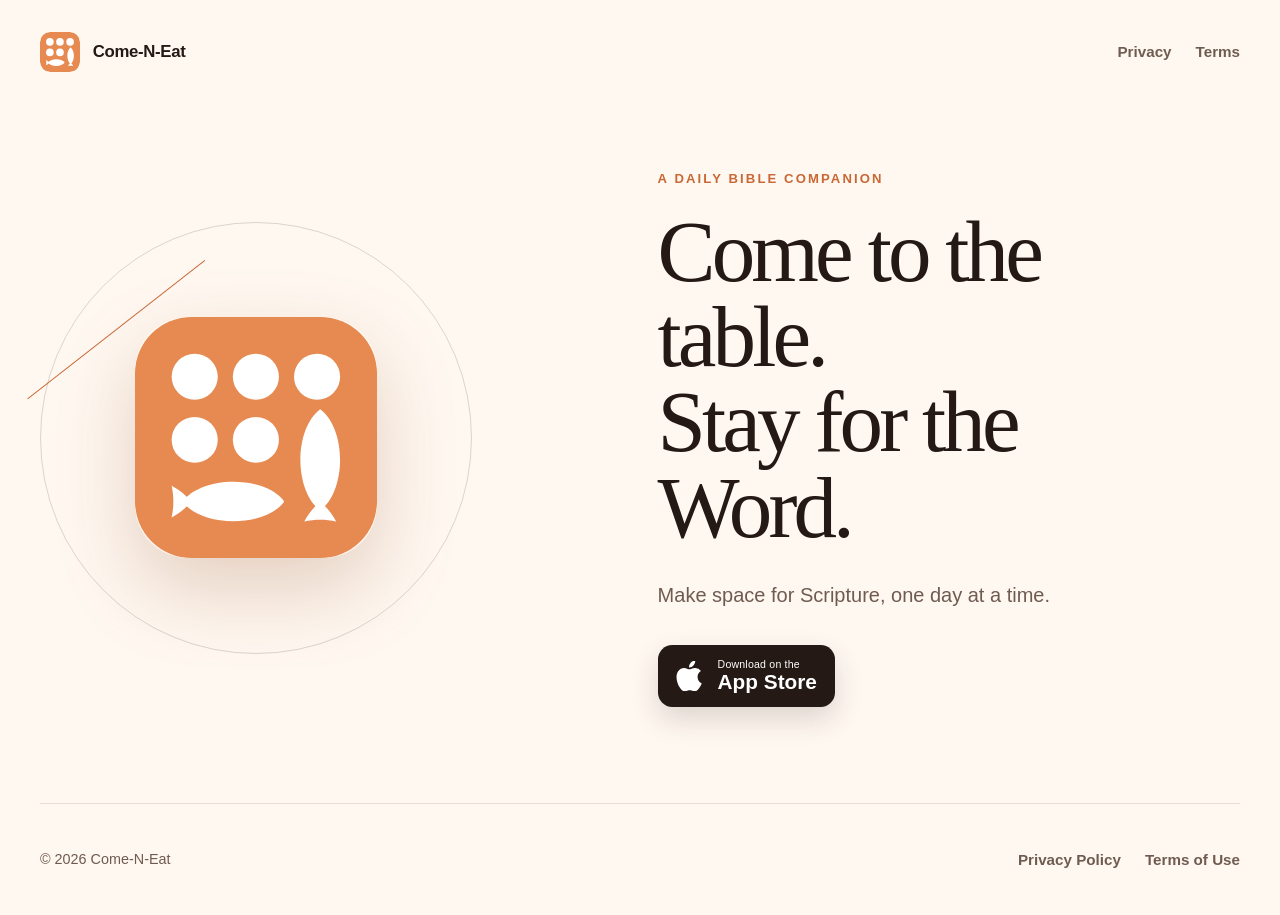
<file: index.html>
<!doctype html>
<html lang="en">
  <head>
    <meta charset="utf-8" />
    <meta name="viewport" content="width=device-width, initial-scale=1" />
    <meta name="theme-color" content="#e68a51" />
    <meta
      name="description"
      content="Come-N-Eat helps you make space for Scripture, one day at a time."
    />
    <link rel="icon" href="/assets/logo.svg" type="image/svg+xml" />
    <link rel="stylesheet" href="/assets/styles.css" />
    <title>Come-N-Eat</title>
  </head>
  <body class="home-page">
    <a class="skip-link" href="#main">Skip to content</a>

    <header class="site-header" aria-label="Primary navigation">
      <a class="wordmark" href="/" aria-label="Come-N-Eat home">
        <img src="/assets/logo.svg" alt="" width="40" height="40" />
        <span>Come-N-Eat</span>
      </a>
      <nav aria-label="Legal">
        <a href="/privacy/">Privacy</a>
        <a href="/terms/">Terms</a>
      </nav>
    </header>

    <main id="main" class="hero">
      <div class="hero-mark" aria-hidden="true">
        <img src="/assets/logo.svg" alt="" width="240" height="240" />
      </div>
      <div class="hero-copy">
        <p class="eyebrow">A DAILY BIBLE COMPANION</p>
        <h1>Come to the table.<br />Stay for the Word.</h1>
        <p class="lede">
          Make space for Scripture, one day at a time.
        </p>
        <a
          class="app-store-button"
          href="https://apps.apple.com/app/id6814865761"
          aria-label="Download Come-N-Eat on the App Store"
        >
          <svg viewBox="0 0 24 24" aria-hidden="true">
            <path d="M17.05 12.54c-.03-3.09 2.53-4.59 2.65-4.66a5.7 5.7 0 0 0-4.49-2.43c-1.89-.2-3.72 1.13-4.68 1.13-.98 0-2.46-1.11-4.06-1.08a5.96 5.96 0 0 0-5.02 3.06c-2.18 3.77-.55 9.31 1.53 12.36 1.04 1.49 2.25 3.15 3.85 3.09 1.56-.07 2.14-.99 4.02-.99 1.86 0 2.4.99 4.03.95 1.68-.03 2.73-1.5 3.73-3 1.2-1.71 1.68-3.4 1.7-3.49-.04-.01-3.23-1.23-3.26-4.94ZM13.97 3.45A5.51 5.51 0 0 0 15.23-.5a5.62 5.62 0 0 0-3.63 1.88 5.26 5.26 0 0 0-1.3 3.8 4.66 4.66 0 0 0 3.67-1.73Z" />
          </svg>
          <span><small>Download on the</small>App Store</span>
        </a>
      </div>
    </main>

    <footer class="site-footer">
      <p>© 2026 Come-N-Eat</p>
      <div>
        <a href="/privacy/">Privacy Policy</a>
        <a href="/terms/">Terms of Use</a>
      </div>
    </footer>
  </body>
</html>
</file>
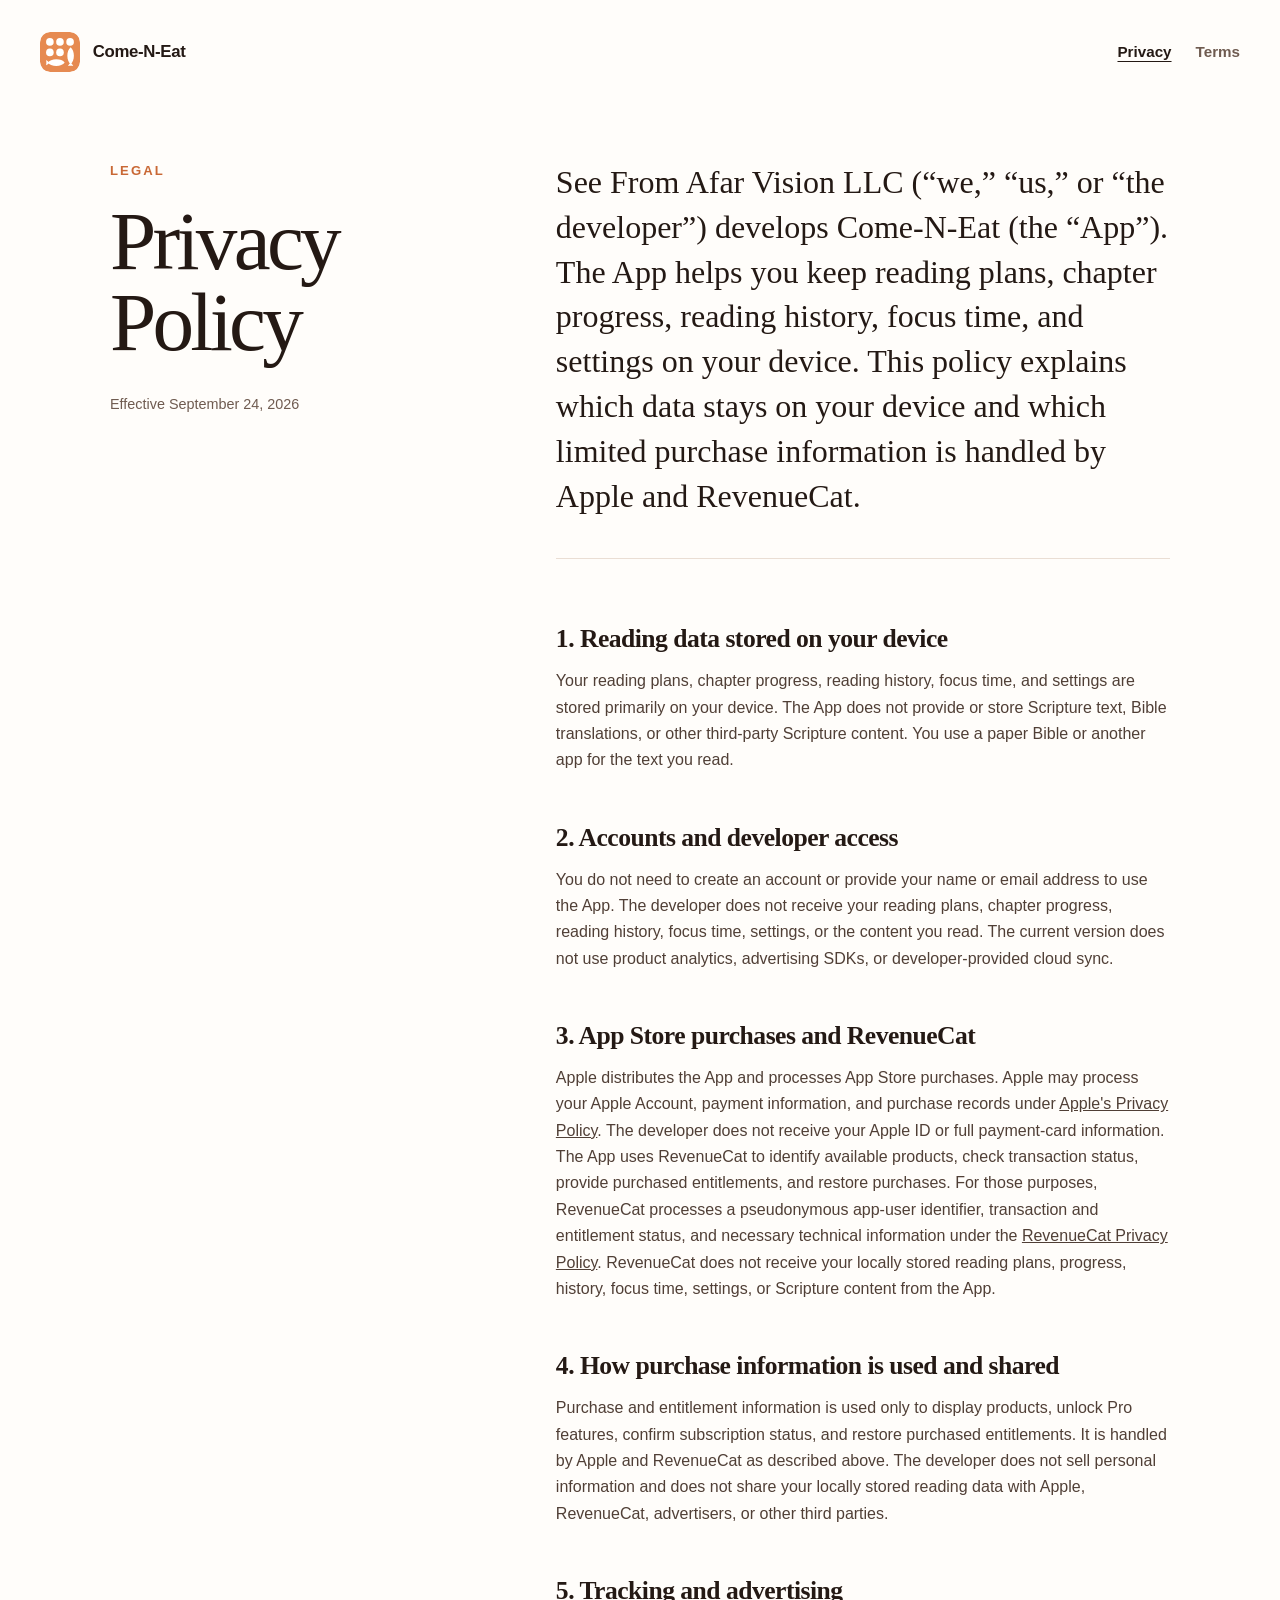
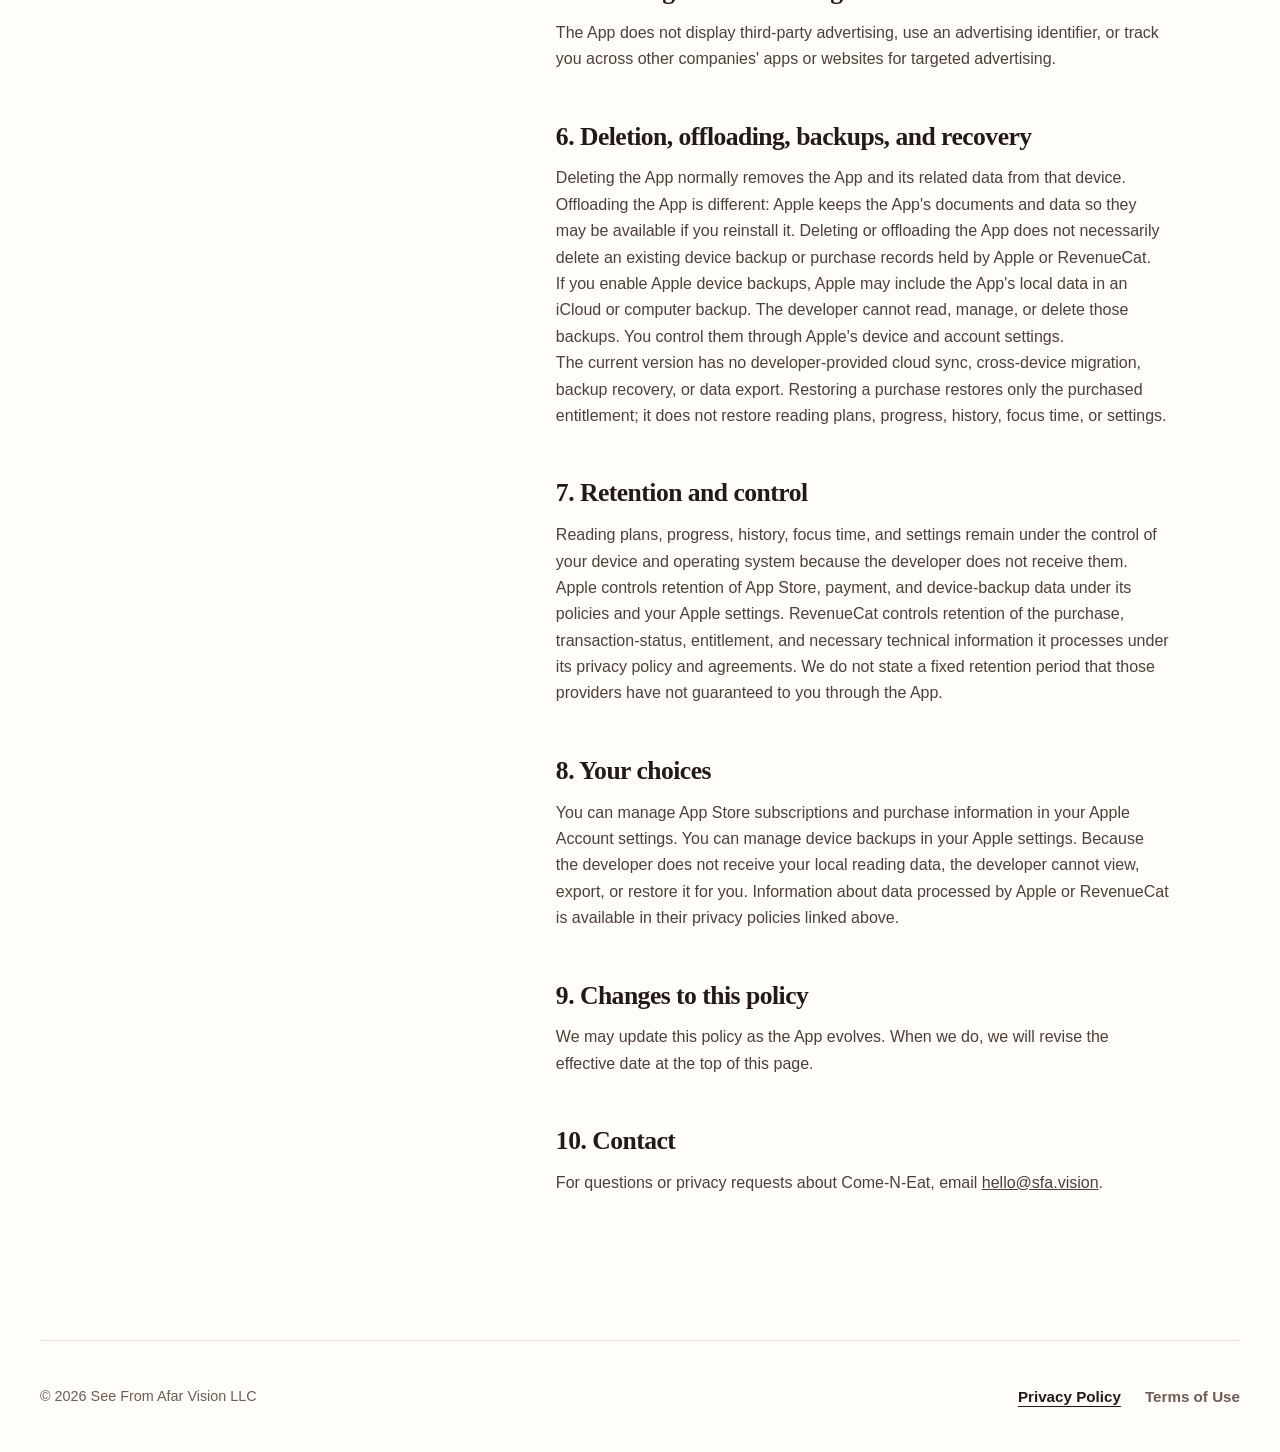
<file: privacy/index.html>
<!doctype html>
<html lang="en">
  <head>
    <meta charset="utf-8" />
    <meta name="viewport" content="width=device-width, initial-scale=1" />
    <meta name="theme-color" content="#e68a51" />
    <meta
      name="description"
      content="Privacy Policy for the Come-N-Eat iOS app."
    />
    <link rel="icon" href="/assets/logo.svg" type="image/svg+xml" />
    <link rel="stylesheet" href="/assets/styles.css" />
    <title>Privacy Policy — Come-N-Eat</title>
  </head>
  <body class="legal-page">
    <a class="skip-link" href="#main">Skip to content</a>

    <header class="site-header" aria-label="Primary navigation">
      <a class="wordmark" href="/" aria-label="Come-N-Eat home">
        <img src="/assets/logo.svg" alt="" width="40" height="40" />
        <span>Come-N-Eat</span>
      </a>
      <nav aria-label="Legal">
        <a aria-current="page" href="/privacy/">Privacy</a>
        <a href="/terms/">Terms</a>
      </nav>
    </header>

    <main id="main" class="legal-layout">
      <aside class="legal-intro">
        <p class="eyebrow">LEGAL</p>
        <h1>Privacy<br />Policy</h1>
        <p class="effective-date">Effective September 24, 2026</p>
      </aside>

      <article class="legal-content">
        <p class="summary">
          See From Afar Vision LLC (“we,” “us,” or “the developer”) develops
          Come-N-Eat (the “App”). The App helps you keep reading plans,
          chapter progress, reading history, focus time, and settings on your
          device. This policy explains which data stays on your device and which
          limited purchase information is handled by Apple and RevenueCat.
        </p>

        <section>
          <h2>1. Reading data stored on your device</h2>
          <p>
            Your reading plans, chapter progress, reading history, focus time,
            and settings are stored primarily on your device. The App does not
            provide or store Scripture text, Bible translations, or other
            third-party Scripture content. You use a paper Bible or another app
            for the text you read.
          </p>
        </section>

        <section>
          <h2>2. Accounts and developer access</h2>
          <p>
            You do not need to create an account or provide your name or email
            address to use the App. The developer does not receive your reading
            plans, chapter progress, reading history, focus time, settings, or
            the content you read. The current version does not use product
            analytics, advertising SDKs, or developer-provided cloud sync.
          </p>
        </section>

        <section>
          <h2>3. App Store purchases and RevenueCat</h2>
          <p>
            Apple distributes the App and processes App Store purchases. Apple
            may process your Apple Account, payment information, and purchase
            records under
            <a href="https://www.apple.com/legal/privacy/">Apple's Privacy Policy</a>.
            The developer does not receive your Apple ID or full payment-card
            information.
          </p>
          <p>
            The App uses RevenueCat to identify available products, check
            transaction status, provide purchased entitlements, and restore
            purchases. For those purposes, RevenueCat processes a pseudonymous
            app-user identifier, transaction and entitlement status, and
            necessary technical information under the
            <a href="https://www.revenuecat.com/privacy">RevenueCat Privacy Policy</a>.
            RevenueCat does not receive your locally stored reading plans,
            progress, history, focus time, settings, or Scripture content from
            the App.
          </p>
        </section>

        <section>
          <h2>4. How purchase information is used and shared</h2>
          <p>
            Purchase and entitlement information is used only to display
            products, unlock Pro features, confirm subscription status, and
            restore purchased entitlements. It is handled by Apple and
            RevenueCat as described above. The developer does not sell personal
            information and does not share your locally stored reading data with
            Apple, RevenueCat, advertisers, or other third parties.
          </p>
        </section>

        <section>
          <h2>5. Tracking and advertising</h2>
          <p>
            The App does not display third-party advertising, use an advertising
            identifier, or track you across other companies' apps or websites
            for targeted advertising.
          </p>
        </section>

        <section>
          <h2>6. Deletion, offloading, backups, and recovery</h2>
          <p>
            Deleting the App normally removes the App and its related data from
            that device. Offloading the App is different: Apple keeps the App's
            documents and data so they may be available if you reinstall it.
            Deleting or offloading the App does not necessarily delete an
            existing device backup or purchase records held by Apple or
            RevenueCat.
          </p>
          <p>
            If you enable Apple device backups, Apple may include the App's local
            data in an iCloud or computer backup. The developer cannot read,
            manage, or delete those backups. You control them through Apple's
            device and account settings.
          </p>
          <p>
            The current version has no developer-provided cloud sync,
            cross-device migration, backup recovery, or data export. Restoring a
            purchase restores only the purchased entitlement; it does not
            restore reading plans, progress, history, focus time, or settings.
          </p>
        </section>

        <section>
          <h2>7. Retention and control</h2>
          <p>
            Reading plans, progress, history, focus time, and settings remain
            under the control of your device and operating system because the
            developer does not receive them. Apple controls retention of App
            Store, payment, and device-backup data under its policies and your
            Apple settings. RevenueCat controls retention of the purchase,
            transaction-status, entitlement, and necessary technical information
            it processes under its privacy policy and agreements. We do not state
            a fixed retention period that those providers have not guaranteed to
            you through the App.
          </p>
        </section>

        <section>
          <h2>8. Your choices</h2>
          <p>
            You can manage App Store subscriptions and purchase information in
            your Apple Account settings. You can manage device backups in your
            Apple settings. Because the developer does not receive your local
            reading data, the developer cannot view, export, or restore it for
            you. Information about data processed by Apple or RevenueCat is
            available in their privacy policies linked above.
          </p>
        </section>

        <section>
          <h2>9. Changes to this policy</h2>
          <p>
            We may update this policy as the App evolves. When we do, we will
            revise the effective date at the top of this page.
          </p>
        </section>

        <section>
          <h2>10. Contact</h2>
          <p>
            For questions or privacy requests about Come-N-Eat, email
            <a href="mailto:hello@sfa.vision">hello@sfa.vision</a>.
          </p>
        </section>
      </article>
    </main>

    <footer class="site-footer">
      <p>© 2026 See From Afar Vision LLC</p>
      <div>
        <a aria-current="page" href="/privacy/">Privacy Policy</a>
        <a href="/terms/">Terms of Use</a>
      </div>
    </footer>
  </body>
</html>
</file>
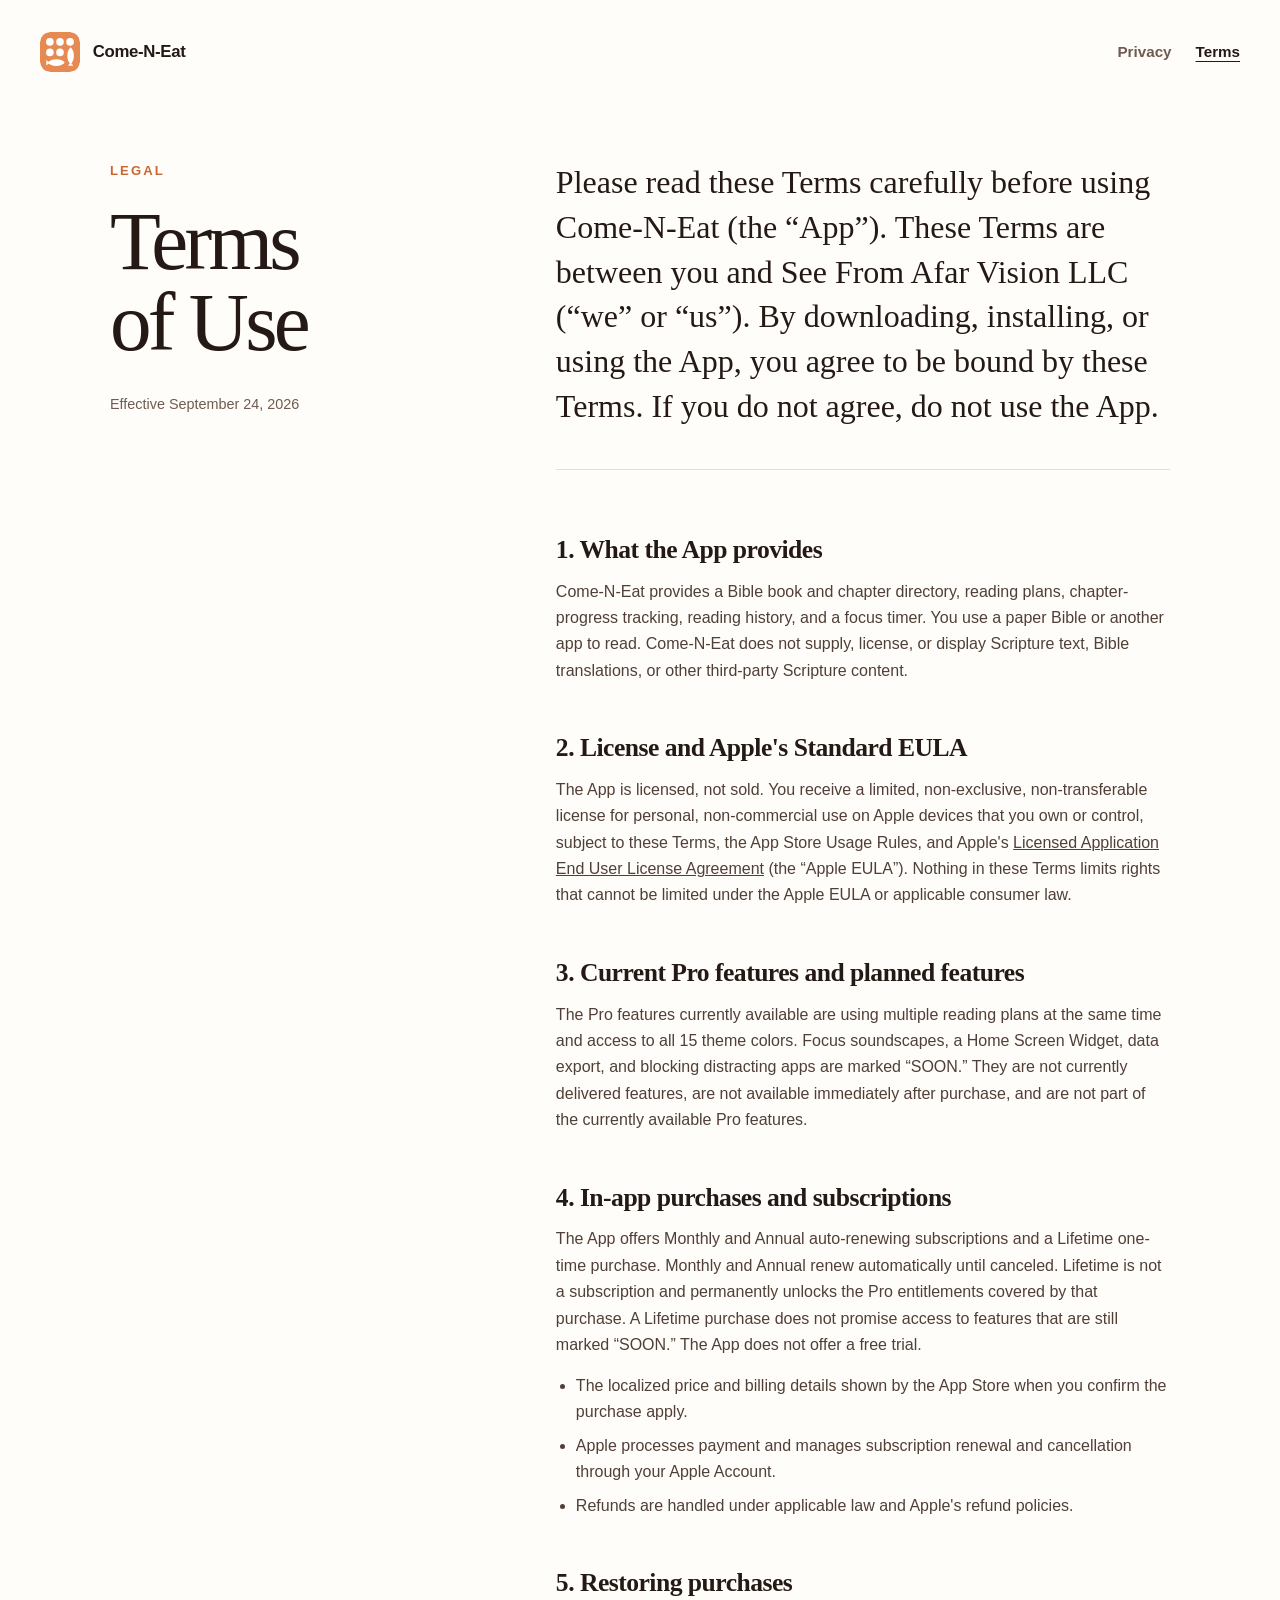
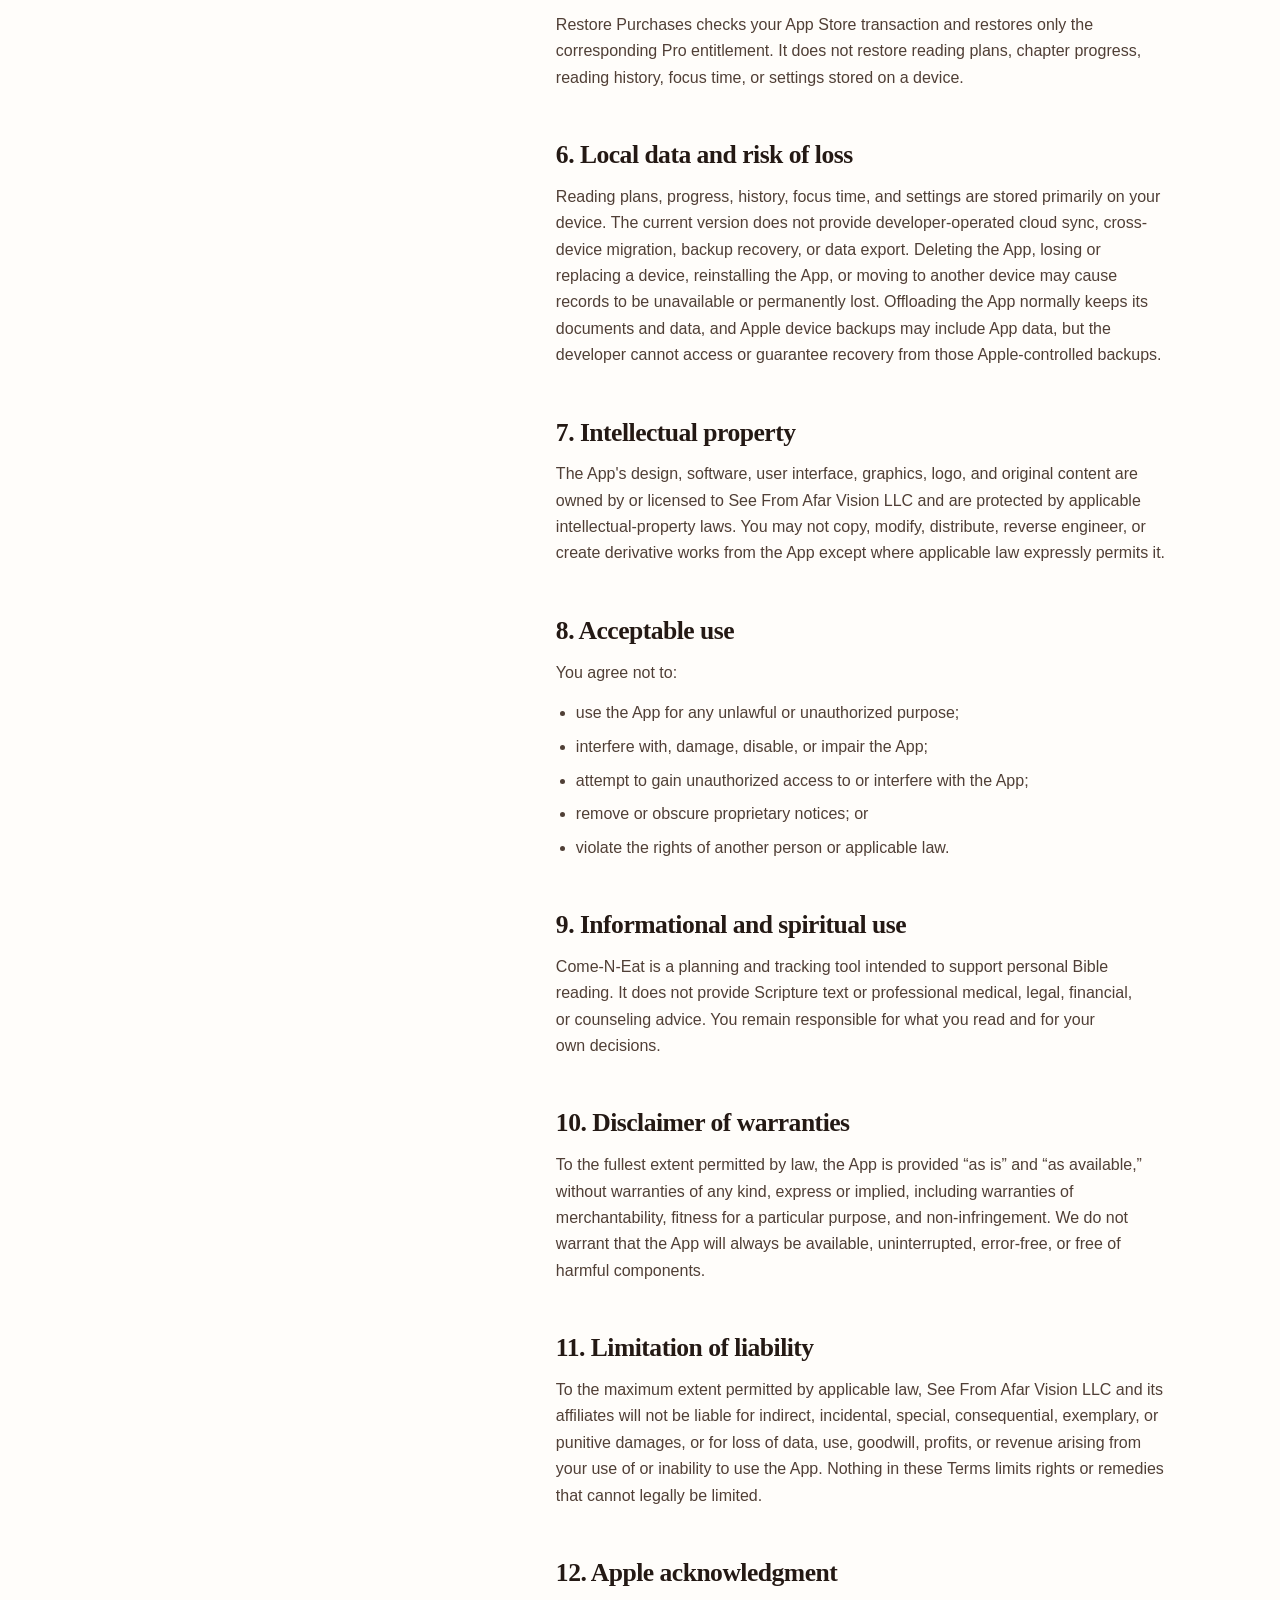
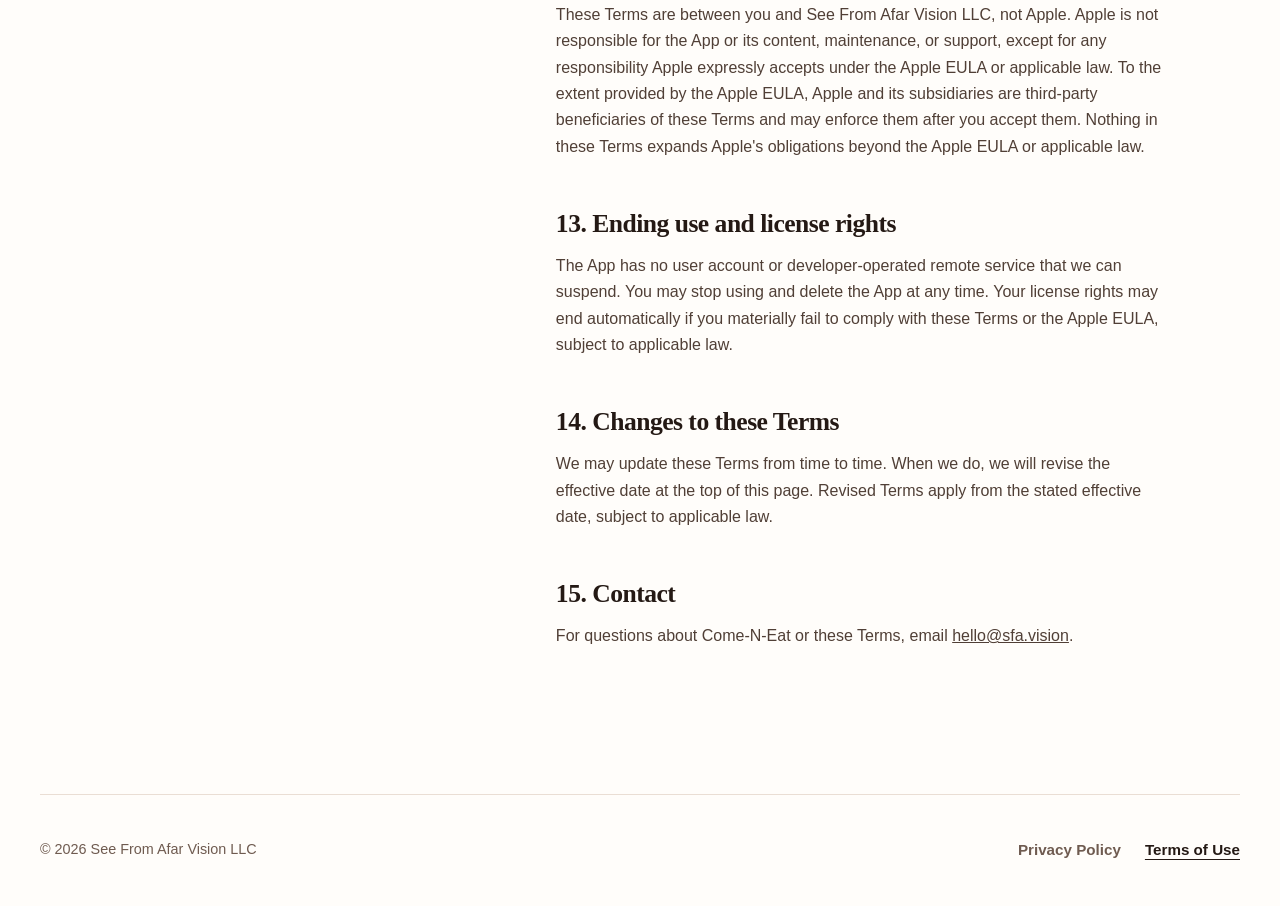
<file: terms/index.html>
<!doctype html>
<html lang="en">
  <head>
    <meta charset="utf-8" />
    <meta name="viewport" content="width=device-width, initial-scale=1" />
    <meta name="theme-color" content="#e68a51" />
    <meta
      name="description"
      content="Terms of Use for the Come-N-Eat iOS app."
    />
    <link rel="icon" href="/assets/logo.svg" type="image/svg+xml" />
    <link rel="stylesheet" href="/assets/styles.css" />
    <title>Terms of Use — Come-N-Eat</title>
  </head>
  <body class="legal-page">
    <a class="skip-link" href="#main">Skip to content</a>

    <header class="site-header" aria-label="Primary navigation">
      <a class="wordmark" href="/" aria-label="Come-N-Eat home">
        <img src="/assets/logo.svg" alt="" width="40" height="40" />
        <span>Come-N-Eat</span>
      </a>
      <nav aria-label="Legal">
        <a href="/privacy/">Privacy</a>
        <a aria-current="page" href="/terms/">Terms</a>
      </nav>
    </header>

    <main id="main" class="legal-layout">
      <aside class="legal-intro">
        <p class="eyebrow">LEGAL</p>
        <h1>Terms<br />of Use</h1>
        <p class="effective-date">Effective September 24, 2026</p>
      </aside>

      <article class="legal-content">
        <p class="summary">
          Please read these Terms carefully before using Come-N-Eat (the
          “App”). These Terms are between you and See From Afar Vision LLC
          (“we” or “us”). By downloading, installing, or using the App, you agree
          to be bound by these Terms. If you do not agree, do not use the App.
        </p>

        <section>
          <h2>1. What the App provides</h2>
          <p>
            Come-N-Eat provides a Bible book and chapter directory, reading
            plans, chapter-progress tracking, reading history, and a focus timer.
            You use a paper Bible or another app to read. Come-N-Eat does not
            supply, license, or display Scripture text, Bible translations, or
            other third-party Scripture content.
          </p>
        </section>

        <section>
          <h2>2. License and Apple's Standard EULA</h2>
          <p>
            The App is licensed, not sold. You receive a limited,
            non-exclusive, non-transferable license for personal,
            non-commercial use on Apple devices that you own or control, subject
            to these Terms, the App Store Usage Rules, and Apple's
            <a href="https://www.apple.com/legal/internet-services/itunes/dev/stdeula/">Licensed Application End User License Agreement</a>
            (the “Apple EULA”). Nothing in these Terms limits rights that cannot
            be limited under the Apple EULA or applicable consumer law.
          </p>
        </section>

        <section>
          <h2>3. Current Pro features and planned features</h2>
          <p>
            The Pro features currently available are using multiple reading plans
            at the same time and access to all 15 theme colors. Focus soundscapes,
            a Home Screen Widget, data export, and blocking distracting apps are
            marked “SOON.” They are not currently delivered features, are not
            available immediately after purchase, and are not part of the
            currently available Pro features.
          </p>
        </section>

        <section>
          <h2>4. In-app purchases and subscriptions</h2>
          <p>
            The App offers Monthly and Annual auto-renewing subscriptions and a
            Lifetime one-time purchase. Monthly and Annual renew automatically
            until canceled. Lifetime is not a subscription and permanently
            unlocks the Pro entitlements covered by that purchase. A Lifetime
            purchase does not promise access to features that are still marked
            “SOON.” The App does not offer a free trial.
          </p>
          <ul>
            <li>The localized price and billing details shown by the App Store when you confirm the purchase apply.</li>
            <li>Apple processes payment and manages subscription renewal and cancellation through your Apple Account.</li>
            <li>Refunds are handled under applicable law and Apple's refund policies.</li>
          </ul>
        </section>

        <section>
          <h2>5. Restoring purchases</h2>
          <p>
            Restore Purchases checks your App Store transaction and restores only
            the corresponding Pro entitlement. It does not restore reading plans,
            chapter progress, reading history, focus time, or settings stored on
            a device.
          </p>
        </section>

        <section>
          <h2>6. Local data and risk of loss</h2>
          <p>
            Reading plans, progress, history, focus time, and settings are stored
            primarily on your device. The current version does not provide
            developer-operated cloud sync, cross-device migration, backup
            recovery, or data export. Deleting the App, losing or replacing a
            device, reinstalling the App, or moving to another device may cause
            records to be unavailable or permanently lost. Offloading the App
            normally keeps its documents and data, and Apple device backups may
            include App data, but the developer cannot access or guarantee
            recovery from those Apple-controlled backups.
          </p>
        </section>

        <section>
          <h2>7. Intellectual property</h2>
          <p>
            The App's design, software, user interface, graphics, logo, and
            original content are owned by or licensed to See From Afar Vision LLC
            and are protected by applicable intellectual-property laws. You may
            not copy, modify, distribute, reverse engineer, or create derivative
            works from the App except where applicable law expressly permits it.
          </p>
        </section>

        <section>
          <h2>8. Acceptable use</h2>
          <p>You agree not to:</p>
          <ul>
            <li>use the App for any unlawful or unauthorized purpose;</li>
            <li>interfere with, damage, disable, or impair the App;</li>
            <li>attempt to gain unauthorized access to or interfere with the App;</li>
            <li>remove or obscure proprietary notices; or</li>
            <li>violate the rights of another person or applicable law.</li>
          </ul>
        </section>

        <section>
          <h2>9. Informational and spiritual use</h2>
          <p>
            Come-N-Eat is a planning and tracking tool intended to support
            personal Bible reading. It does not provide Scripture text or
            professional medical, legal, financial, or counseling advice. You
            remain responsible for what you read and for your own decisions.
          </p>
        </section>

        <section>
          <h2>10. Disclaimer of warranties</h2>
          <p>
            To the fullest extent permitted by law, the App is provided “as is”
            and “as available,” without warranties of any kind, express or
            implied, including warranties of merchantability, fitness for a
            particular purpose, and non-infringement. We do not warrant that the
            App will always be available, uninterrupted, error-free, or free of
            harmful components.
          </p>
        </section>

        <section>
          <h2>11. Limitation of liability</h2>
          <p>
            To the maximum extent permitted by applicable law, See From Afar
            Vision LLC and its affiliates will not be liable for indirect,
            incidental, special, consequential, exemplary, or punitive damages,
            or for loss of data, use, goodwill, profits, or revenue arising from
            your use of or inability to use the App. Nothing in these Terms
            limits rights or remedies that cannot legally be limited.
          </p>
        </section>

        <section>
          <h2>12. Apple acknowledgment</h2>
          <p>
            These Terms are between you and See From Afar Vision LLC, not Apple.
            Apple is not responsible for the App or its content, maintenance, or
            support, except for any responsibility Apple expressly accepts under
            the Apple EULA or applicable law. To the extent provided by the Apple
            EULA, Apple and its subsidiaries are third-party beneficiaries of
            these Terms and may enforce them after you accept them. Nothing in
            these Terms expands Apple's obligations beyond the Apple EULA or
            applicable law.
          </p>
        </section>

        <section>
          <h2>13. Ending use and license rights</h2>
          <p>
            The App has no user account or developer-operated remote service that
            we can suspend. You may stop using and delete the App at any time.
            Your license rights may end automatically if you materially fail to
            comply with these Terms or the Apple EULA, subject to applicable law.
          </p>
        </section>

        <section>
          <h2>14. Changes to these Terms</h2>
          <p>
            We may update these Terms from time to time. When we do, we will
            revise the effective date at the top of this page. Revised Terms
            apply from the stated effective date, subject to applicable law.
          </p>
        </section>

        <section>
          <h2>15. Contact</h2>
          <p>
            For questions about Come-N-Eat or these Terms, email
            <a href="mailto:hello@sfa.vision">hello@sfa.vision</a>.
          </p>
        </section>
      </article>
    </main>

    <footer class="site-footer">
      <p>© 2026 See From Afar Vision LLC</p>
      <div>
        <a href="/privacy/">Privacy Policy</a>
        <a aria-current="page" href="/terms/">Terms of Use</a>
      </div>
    </footer>
  </body>
</html>
</file>
<file: assets/styles.css>
:root {
  color-scheme: light;
  --orange: #e68a51;
  --orange-deep: #c96835;
  --ink: #241914;
  --muted: #6f5b50;
  --cream: #fff8f1;
  --paper: #fffdfa;
  --line: #eaded4;
  --white: #ffffff;
  --max-width: 1200px;
}

* {
  box-sizing: border-box;
}

html {
  background: var(--cream);
  scroll-behavior: smooth;
}

body {
  min-height: 100vh;
  margin: 0;
  color: var(--ink);
  background: var(--cream);
  font-family: Inter, ui-sans-serif, -apple-system, BlinkMacSystemFont, "Segoe UI",
    sans-serif;
  font-size: 1rem;
  line-height: 1.65;
  -webkit-font-smoothing: antialiased;
}

a {
  color: inherit;
}

.skip-link {
  position: fixed;
  top: 0.75rem;
  left: 0.75rem;
  z-index: 10;
  padding: 0.65rem 0.9rem;
  color: var(--white);
  background: var(--ink);
  border-radius: 0.5rem;
  transform: translateY(-180%);
}

.skip-link:focus {
  transform: translateY(0);
}

.site-header,
.site-footer {
  width: min(calc(100% - 3rem), var(--max-width));
  margin-inline: auto;
}

.site-header {
  display: flex;
  align-items: center;
  justify-content: space-between;
  min-height: 6.5rem;
  gap: 1.5rem;
}

.wordmark {
  display: inline-flex;
  align-items: center;
  gap: 0.8rem;
  font-size: 1.05rem;
  font-weight: 750;
  letter-spacing: -0.02em;
  text-decoration: none;
}

.wordmark img {
  display: block;
  border-radius: 0.65rem;
}

.site-header nav,
.site-footer div {
  display: flex;
  gap: 1.5rem;
}

.site-header nav a,
.site-footer a {
  color: var(--muted);
  font-size: 0.95rem;
  font-weight: 600;
  text-decoration-thickness: 0.08em;
  text-underline-offset: 0.28em;
}

.site-header nav a:not(:hover):not(:focus-visible):not([aria-current="page"]),
.site-footer a:not(:hover):not(:focus-visible):not([aria-current="page"]) {
  text-decoration-color: transparent;
}

.site-header nav a[aria-current="page"],
.site-footer a[aria-current="page"] {
  color: var(--ink);
}

.hero {
  display: grid;
  grid-template-columns: minmax(18rem, 0.88fr) minmax(22rem, 1.12fr);
  align-items: center;
  min-height: calc(100vh - 13.5rem);
  width: min(calc(100% - 3rem), var(--max-width));
  margin-inline: auto;
  padding: 4rem 0 6rem;
}

.hero-mark {
  position: relative;
  display: grid;
  place-items: center;
  justify-self: start;
  width: min(35vw, 27rem);
  aspect-ratio: 1;
}

.hero-mark::before {
  content: "";
  position: absolute;
  inset: 0;
  border: 1px solid rgba(36, 25, 20, 0.16);
  border-radius: 50%;
}

.hero-mark::after {
  content: "";
  position: absolute;
  width: 52%;
  height: 1px;
  top: 9%;
  left: -14%;
  background: var(--orange-deep);
  transform: rotate(-38deg);
  transform-origin: right center;
}

.hero-mark img {
  position: relative;
  z-index: 1;
  display: block;
  width: 56%;
  height: auto;
  border-radius: 22%;
  box-shadow: 0 2rem 5rem rgba(141, 75, 37, 0.24);
}

.hero-copy {
  padding-left: clamp(1rem, 7vw, 7rem);
}

.eyebrow {
  margin: 0 0 1.2rem;
  color: var(--orange-deep);
  font-size: 0.82rem;
  font-weight: 800;
  letter-spacing: 0.16em;
}

h1,
h2,
p {
  text-wrap: pretty;
}

.hero h1,
.legal-intro h1 {
  margin: 0;
  font-family: Georgia, "Times New Roman", serif;
  font-weight: 500;
  letter-spacing: -0.045em;
  line-height: 0.98;
}

.hero h1 {
  max-width: 11ch;
  font-size: clamp(3.4rem, 6.8vw, 6.7rem);
}

.lede {
  max-width: 31rem;
  margin: 1.8rem 0 2.1rem;
  color: var(--muted);
  font-size: clamp(1.05rem, 1.6vw, 1.25rem);
}

.app-store-button {
  display: inline-flex;
  align-items: center;
  gap: 0.7rem;
  min-height: 3.85rem;
  padding: 0.65rem 1.15rem;
  color: var(--white);
  background: var(--ink);
  border-radius: 0.9rem;
  text-decoration: none;
  box-shadow: 0 0.75rem 1.8rem rgba(36, 25, 20, 0.16);
  transition: transform 160ms ease, box-shadow 160ms ease;
}

.app-store-button:hover {
  transform: translateY(-2px);
  box-shadow: 0 1rem 2.2rem rgba(36, 25, 20, 0.2);
}

.app-store-button svg {
  width: 1.9rem;
  height: 1.9rem;
  fill: currentColor;
}

.app-store-button span {
  display: grid;
  font-size: 1.3rem;
  font-weight: 600;
  line-height: 1.1;
}

.app-store-button small {
  font-size: 0.66rem;
  font-weight: 500;
  letter-spacing: 0.02em;
}

.site-footer {
  display: flex;
  align-items: center;
  justify-content: space-between;
  min-height: 7rem;
  padding: 1.5rem 0;
  border-top: 1px solid var(--line);
}

.site-footer p {
  margin: 0;
  color: var(--muted);
  font-size: 0.9rem;
}

.legal-page {
  background: var(--paper);
}

.legal-layout {
  display: grid;
  grid-template-columns: minmax(15rem, 0.7fr) minmax(24rem, 1.3fr);
  gap: clamp(3rem, 9vw, 9rem);
  width: min(calc(100% - 3rem), 1060px);
  margin: 3.5rem auto 9rem;
}

.legal-intro {
  align-self: start;
  position: sticky;
  top: 3rem;
}

.legal-intro h1 {
  font-size: clamp(3.8rem, 6.5vw, 6rem);
}

.effective-date {
  margin: 1.8rem 0 0;
  color: var(--muted);
  font-size: 0.9rem;
}

.legal-content {
  max-width: 44rem;
}

.legal-content .summary {
  margin: 0 0 4rem;
  padding-bottom: 2.5rem;
  border-bottom: 1px solid var(--line);
  color: var(--ink);
  font-family: Georgia, "Times New Roman", serif;
  font-size: clamp(1.45rem, 2.8vw, 2rem);
  line-height: 1.4;
}

.legal-content section + section {
  margin-top: 3rem;
}

.legal-content h2 {
  margin: 0 0 0.8rem;
  font-family: Georgia, "Times New Roman", serif;
  font-size: clamp(1.45rem, 2vw, 1.8rem);
  font-weight: 600;
  letter-spacing: -0.02em;
  line-height: 1.25;
}

.legal-content p,
.legal-content li {
  color: #503f36;
}

.legal-content p {
  margin: 0;
}

.legal-content ul {
  margin: 0.9rem 0 0;
  padding-left: 1.25rem;
}

.legal-content li + li {
  margin-top: 0.45rem;
}

:focus-visible {
  outline: 3px solid var(--orange-deep);
  outline-offset: 4px;
}

@media (max-width: 780px) {
  .site-header,
  .site-footer,
  .hero,
  .legal-layout {
    width: min(calc(100% - 2rem), var(--max-width));
  }

  .site-header {
    min-height: 5.5rem;
  }

  .hero {
    grid-template-columns: 1fr;
    min-height: auto;
    padding: 2rem 0 5rem;
  }

  .hero-mark {
    width: min(78vw, 22rem);
    margin: 0 auto 4rem;
  }

  .hero-copy {
    padding-left: 0;
  }

  .hero h1 {
    font-size: clamp(3.35rem, 15vw, 5.2rem);
  }

  .legal-layout {
    grid-template-columns: 1fr;
    gap: 4rem;
    margin-top: 3rem;
    margin-bottom: 6rem;
  }

  .legal-intro {
    position: static;
  }

  .legal-intro h1 {
    font-size: clamp(3.6rem, 16vw, 5rem);
  }

  .legal-content .summary {
    margin-bottom: 3rem;
  }
}

@media (max-width: 520px) {
  .wordmark span {
    position: absolute;
    width: 1px;
    height: 1px;
    overflow: hidden;
    clip: rect(0 0 0 0);
    clip-path: inset(50%);
    white-space: nowrap;
  }

  .site-header nav,
  .site-footer div {
    gap: 1rem;
  }

  .site-footer {
    align-items: flex-start;
    flex-direction: column;
    justify-content: center;
    gap: 0.6rem;
  }
}

@media (prefers-reduced-motion: reduce) {
  html {
    scroll-behavior: auto;
  }

  .app-store-button {
    transition: none;
  }
}
</file>
